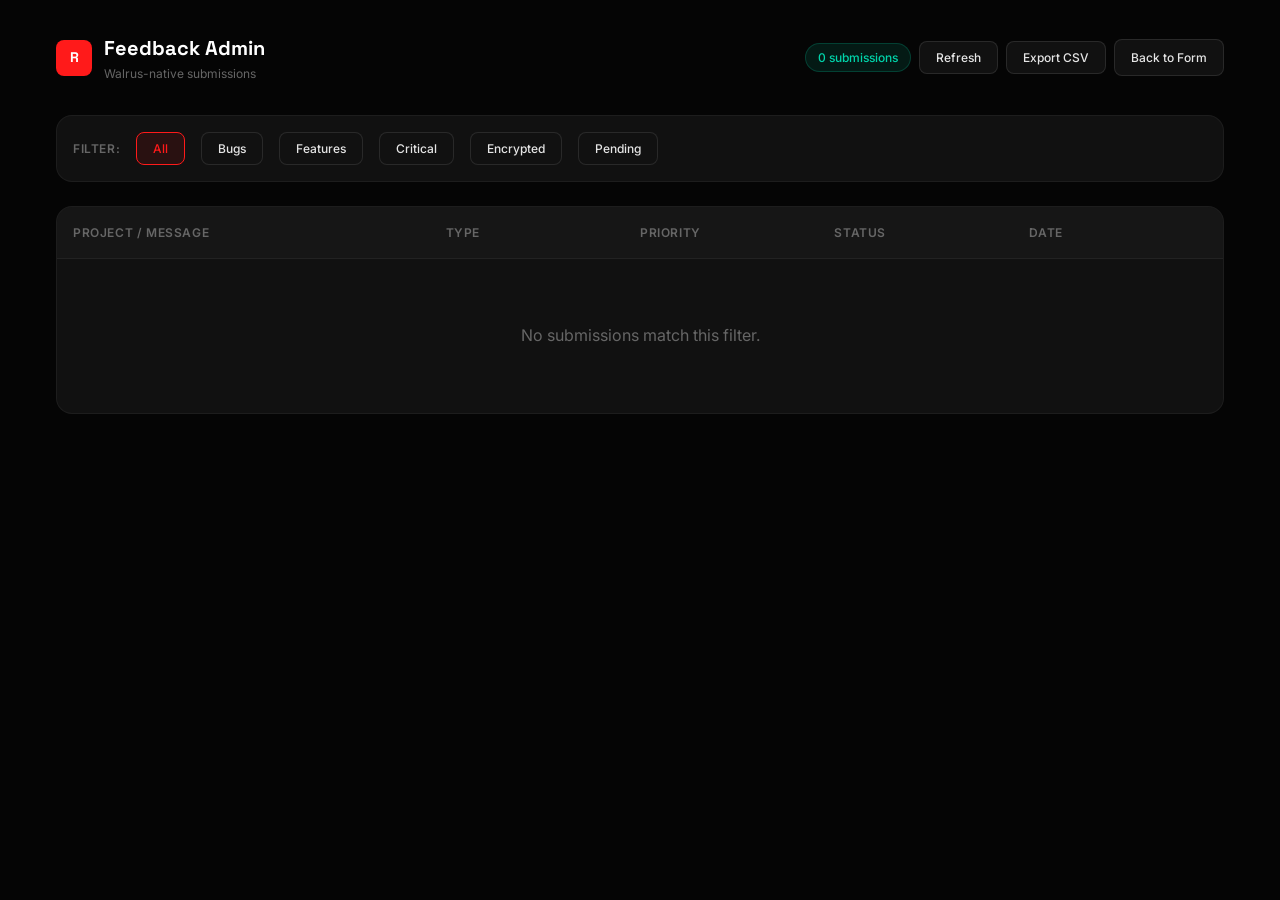
<file: public/admin.html>
<!DOCTYPE html>
<html lang="en">
<head>
  <meta charset="UTF-8">
  <meta name="viewport" content="width=device-width, initial-scale=1.0">
  <title>Admin — RIOT Feedback Portal</title>
  <link rel="stylesheet" href="style.css">
</head>
<body>
  <div style="max-width: 1200px; margin: 0 auto; padding: 2rem 1rem;">
    <div style="display: flex; justify-content: space-between; align-items: center; margin-bottom: 2rem; flex-wrap: wrap; gap: 1rem;">
      <div style="display: flex; align-items: center; gap: 0.75rem;">
        <div style="width: 36px; height: 36px; background: #FF1A1A; border-radius: 8px; display: flex; align-items: center; justify-content: center; font-family: 'Space Grotesk', sans-serif; font-weight: 700; color: white; font-size: 0.875rem;">R</div>
        <div>
          <h1 style="font-family: 'Space Grotesk', sans-serif; font-weight: 700; font-size: 1.25rem; color: white;">Feedback Admin</h1>
          <p style="font-size: 0.75rem; color: #666;">Walrus-native submissions</p>
        </div>
      </div>
      <div style="display: flex; gap: 0.5rem; align-items: center;">
        <span class="badge badge-cyan" id="countBadge">0 submissions</span>
        <button class="btn-secondary" onclick="loadSubmissions()">Refresh</button>
        <button class="btn-secondary" onclick="exportCSV()">Export CSV</button>
        <a href="index.html" class="btn-secondary" style="text-decoration: none;">Back to Form</a>
      </div>
    </div>

    <div class="card" style="padding: 1rem; margin-bottom: 1.5rem; display: flex; gap: 1rem; flex-wrap: wrap; align-items: center;">
      <span style="font-size: 0.75rem; color: #666; font-weight: 600; text-transform: uppercase; letter-spacing: 0.05em;">Filter:</span>
      <button class="btn-secondary filter-btn btn-active" data-filter="all">All</button>
      <button class="btn-secondary filter-btn" data-filter="bug">Bugs</button>
      <button class="btn-secondary filter-btn" data-filter="feature">Features</button>
      <button class="btn-secondary filter-btn" data-filter="critical">Critical</button>
      <button class="btn-secondary filter-btn" data-filter="encrypted">Encrypted</button>
      <button class="btn-secondary filter-btn" data-filter="pending">Pending</button>
    </div>

    <div class="card" style="overflow: hidden;">
      <div class="table-row table-header" style="background: rgba(255,255,255,0.02);">
        <div>Project / Message</div>
        <div>Type</div>
        <div>Priority</div>
        <div>Status</div>
        <div>Date</div>
      </div>
      <div id="submissionsList">
        <div class="empty-state">
          <p style="font-size: 2rem; margin-bottom: 0.5rem;">📭</p>
          <p>No submissions yet.</p>
          <p style="font-size: 0.75rem; margin-top: 0.5rem;">Submit your first feedback via the form.</p>
        </div>
      </div>
    </div>

    <div id="detailModal" style="display: none; position: fixed; inset: 0; background: rgba(0,0,0,0.8); z-index: 50; align-items: center; justify-content: center; padding: 1rem;">
      <div class="card" style="max-width: 600px; width: 100%; max-height: 80vh; overflow-y: auto; padding: 2rem; position: relative;">
        <button onclick="closeModal()" style="position: absolute; top: 1rem; right: 1rem; background: none; border: none; color: #666; font-size: 1.5rem; cursor: pointer;">×</button>
        <h2 style="font-family: 'Space Grotesk', sans-serif; font-weight: 700; color: white; margin-bottom: 1.5rem;">Submission Detail</h2>
        <div id="modalContent" style="display: grid; gap: 1rem;"></div>
      </div>
    </div>
  </div>

  <script src="app.js"></script>
  <script>
    document.addEventListener('DOMContentLoaded', () => {
      loadSubmissions();
      setupFilters();
    });
  </script>
</body>
</html>
</file>
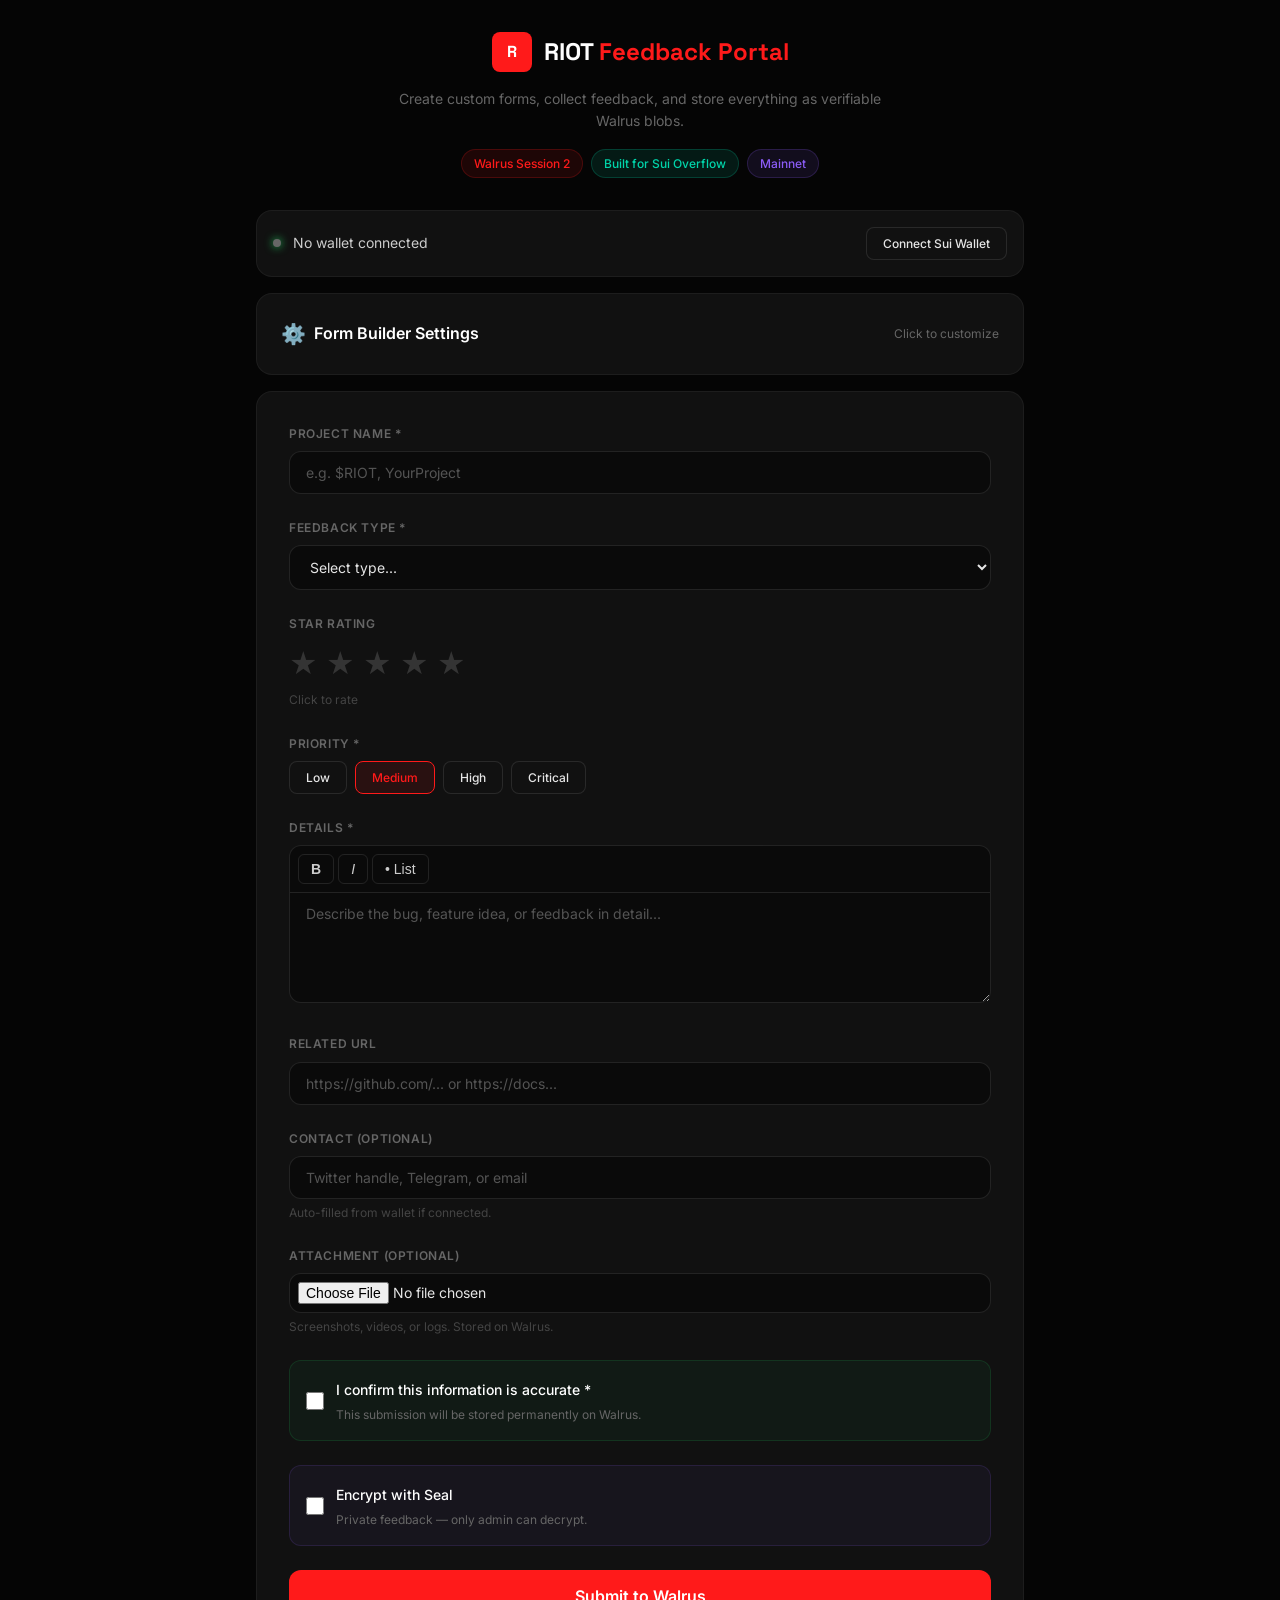
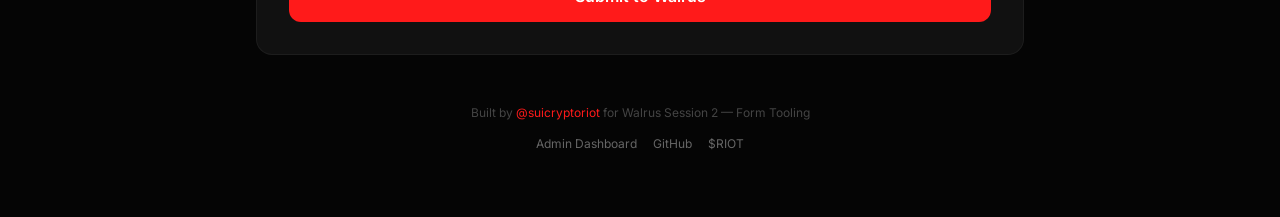
<file: public/index (1).html>
<!DOCTYPE html>
<html lang="en">
<head>
  <meta charset="UTF-8">
  <meta name="viewport" content="width=device-width, initial-scale=1.0">
  <title>RIOT Feedback Portal — Walrus-native Form Tool</title>
  <link rel="stylesheet" href="style.css">
</head>
<body>
  <div style="max-width: 800px; margin: 0 auto; padding: 2rem 1rem;">
    <div style="text-align: center; margin-bottom: 2rem;">
      <div style="display: inline-flex; align-items: center; gap: 0.75rem; margin-bottom: 1rem;">
        <div style="width: 40px; height: 40px; background: #FF1A1A; border-radius: 8px; display: flex; align-items: center; justify-content: center; font-family: 'Space Grotesk', sans-serif; font-weight: 700; color: white;">R</div>
        <span style="font-family: 'Space Grotesk', sans-serif; font-weight: 700; font-size: 1.5rem; color: white;">RIOT <span style="color: #FF1A1A;">Feedback Portal</span></span>
      </div>
      <p style="color: #666; font-size: 0.875rem; max-width: 500px; margin: 0 auto;">
        Create custom forms, collect feedback, and store everything as verifiable Walrus blobs.
      </p>
      <div style="margin-top: 1rem; display: flex; gap: 0.5rem; justify-content: center; flex-wrap: wrap;">
        <span class="badge badge-red">Walrus Session 2</span>
        <span class="badge badge-cyan">Built for Sui Overflow</span>
        <span class="badge badge-purple">Mainnet</span>
      </div>
    </div>

    <div class="card" style="padding: 1rem; margin-bottom: 1rem; display: flex; justify-content: space-between; align-items: center; flex-wrap: wrap; gap: 0.75rem;">
      <div style="display: flex; align-items: center; gap: 0.75rem;">
        <span style="width: 8px; height: 8px; border-radius: 50%; background: #22c55e; box-shadow: 0 0 8px #22c55e;" id="walletDot"></span>
        <span style="font-size: 0.875rem; color: #ccc;" id="walletStatus">No wallet connected</span>
      </div>
      <button type="button" class="btn-secondary" id="connectWalletBtn" onclick="connectWallet()">Connect Sui Wallet</button>
      <div id="walletInfo" style="display: none; align-items: center; gap: 0.75rem;">
        <code style="font-size: 0.75rem; color: #00D4AA;" id="walletAddress"></code>
        <button type="button" class="btn-secondary" style="font-size: 0.75rem; padding: 0.375rem 0.75rem;" onclick="disconnectWallet()">Disconnect</button>
      </div>
    </div>

    <details class="card" style="padding: 1.5rem; margin-bottom: 1rem; cursor: pointer;">
      <summary style="font-weight: 600; color: white; list-style: none; display: flex; align-items: center; gap: 0.5rem;">
        <span style="font-size: 1.25rem;">⚙️</span> Form Builder Settings
        <span style="margin-left: auto; font-size: 0.75rem; color: #666; font-weight: 400;">Click to customize</span>
      </summary>
      <div style="margin-top: 1.5rem; display: grid; gap: 1rem;">
        <div>
          <label style="font-size: 0.75rem; text-transform: uppercase; color: #666; font-weight: 600;">Form Title</label>
          <input type="text" id="formTitle" placeholder="e.g. $RIOT Beta Feedback" value="$RIOT Feedback" style="margin-top: 0.5rem;">
        </div>
        <div>
          <label style="font-size: 0.75rem; text-transform: uppercase; color: #666; font-weight: 600; margin-bottom: 0.5rem; display: block;">Enabled Fields</label>
          <div style="display: flex; gap: 1rem; flex-wrap: wrap;">
            <label class="field-toggle"><input type="checkbox" checked disabled> Project Name</label>
            <label class="field-toggle"><input type="checkbox" checked id="toggleType"> Feedback Type</label>
            <label class="field-toggle"><input type="checkbox" checked id="toggleRating"> Star Rating</label>
            <label class="field-toggle"><input type="checkbox" checked id="togglePriority"> Priority</label>
            <label class="field-toggle"><input type="checkbox" checked id="toggleMessage"> Details</label>
            <label class="field-toggle"><input type="checkbox" checked id="toggleUrl"> URL Link</label>
            <label class="field-toggle"><input type="checkbox" checked id="toggleFile"> Attachment</label>
            <label class="field-toggle"><input type="checkbox" checked id="toggleEncrypt"> Seal Encrypt</label>
          </div>
        </div>
        <button type="button" class="btn-secondary" style="width: fit-content;" onclick="generateShareableLink()">🔗 Generate Shareable Link</button>
        <div id="shareableLinkArea" style="display: none;">
          <code style="display: block; padding: 0.75rem; background: #0A0A0A; border-radius: 0.5rem; font-size: 0.75rem; color: #00D4AA; word-break: break-all;" id="shareableLink"></code>
          <p style="font-size: 0.75rem; color: #666; margin-top: 0.5rem;">Anyone with this link can submit to this form.</p>
        </div>
      </div>
    </details>

    <form id="feedbackForm" class="card" style="padding: 2rem;">
      <div style="display: grid; gap: 1.5rem;">
        <div>
          <label style="display: block; font-size: 0.75rem; text-transform: uppercase; letter-spacing: 0.05em; color: #666; margin-bottom: 0.5rem; font-weight: 600;">Project Name *</label>
          <input type="text" name="project" placeholder="e.g. $RIOT, YourProject" required>
        </div>
        <div id="fieldType">
          <label style="display: block; font-size: 0.75rem; text-transform: uppercase; letter-spacing: 0.05em; color: #666; margin-bottom: 0.5rem; font-weight: 600;">Feedback Type *</label>
          <select name="type" required>
            <option value="" disabled selected>Select type...</option>
            <option value="bug">🐛 Bug Report</option>
            <option value="feature">✨ Feature Request</option>
            <option value="ux">🎨 UX / Design</option>
            <option value="docs">📚 Documentation</option>
            <option value="general">💬 General Feedback</option>
          </select>
        </div>
        <div id="fieldRating">
          <label style="display: block; font-size: 0.75rem; text-transform: uppercase; letter-spacing: 0.05em; color: #666; margin-bottom: 0.5rem; font-weight: 600;">Star Rating</label>
          <div class="star-rating" id="starRating">
            <span data-value="1">★</span>
            <span data-value="2">★</span>
            <span data-value="3">★</span>
            <span data-value="4">★</span>
            <span data-value="5">★</span>
          </div>
          <input type="hidden" name="rating" id="ratingInput" value="0">
          <p style="font-size: 0.75rem; color: #444; margin-top: 0.25rem;" id="ratingLabel">Click to rate</p>
        </div>
        <div id="fieldPriority">
          <label style="display: block; font-size: 0.75rem; text-transform: uppercase; letter-spacing: 0.05em; color: #666; margin-bottom: 0.5rem; font-weight: 600;">Priority *</label>
          <div style="display: flex; gap: 0.5rem; flex-wrap: wrap;">
            <button type="button" class="btn-secondary priority-btn" data-value="low">Low</button>
            <button type="button" class="btn-secondary priority-btn btn-active" data-value="medium">Medium</button>
            <button type="button" class="btn-secondary priority-btn" data-value="high">High</button>
            <button type="button" class="btn-secondary priority-btn" data-value="critical">Critical</button>
          </div>
          <input type="hidden" name="priority" id="priorityInput" value="medium">
        </div>
        <div id="fieldMessage">
          <label style="display: block; font-size: 0.75rem; text-transform: uppercase; letter-spacing: 0.05em; color: #666; margin-bottom: 0.5rem; font-weight: 600;">Details *</label>
          <div class="rich-toolbar">
            <button type="button" onclick="formatText('bold')" title="Bold"><b>B</b></button>
            <button type="button" onclick="formatText('italic')" title="Italic"><i>I</i></button>
            <button type="button" onclick="formatText('bullet')" title="Bullet List">• List</button>
          </div>
          <textarea name="message" id="messageArea" rows="5" placeholder="Describe the bug, feature idea, or feedback in detail..." required></textarea>
        </div>
        <div id="fieldUrl">
          <label style="display: block; font-size: 0.75rem; text-transform: uppercase; letter-spacing: 0.05em; color: #666; margin-bottom: 0.5rem; font-weight: 600;">Related URL</label>
          <input type="url" name="url" placeholder="https://github.com/... or https://docs...">
        </div>
        <div>
          <label style="display: block; font-size: 0.75rem; text-transform: uppercase; letter-spacing: 0.05em; color: #666; margin-bottom: 0.5rem; font-weight: 600;">Contact (optional)</label>
          <input type="text" name="contact" id="contactInput" placeholder="Twitter handle, Telegram, or email">
          <p style="font-size: 0.75rem; color: #444; margin-top: 0.25rem;">Auto-filled from wallet if connected.</p>
        </div>
        <div id="fieldFile">
          <label style="display: block; font-size: 0.75rem; text-transform: uppercase; letter-spacing: 0.05em; color: #666; margin-bottom: 0.5rem; font-weight: 600;">Attachment (optional)</label>
          <input type="file" name="attachment" id="fileInput" style="padding: 0.5rem;">
          <p style="font-size: 0.75rem; color: #444; margin-top: 0.25rem;">Screenshots, videos, or logs. Stored on Walrus.</p>
        </div>
        <div style="display: flex; align-items: center; gap: 0.75rem; padding: 1rem; background: rgba(34, 197, 94, 0.05); border: 1px solid rgba(34, 197, 94, 0.15); border-radius: 0.75rem;">
          <input type="checkbox" name="confirm" id="confirmCheck" required style="width: 18px; height: 18px; accent-color: #22c55e; cursor: pointer;">
          <div>
            <label for="confirmCheck" style="font-size: 0.875rem; font-weight: 500; color: white; cursor: pointer;">I confirm this information is accurate *</label>
            <p style="font-size: 0.75rem; color: #666; margin-top: 0.125rem;">This submission will be stored permanently on Walrus.</p>
          </div>
        </div>
        <div id="fieldEncrypt" style="display: flex; align-items: center; gap: 0.75rem; padding: 1rem; background: rgba(139, 92, 246, 0.05); border: 1px solid rgba(139, 92, 246, 0.15); border-radius: 0.75rem;">
          <input type="checkbox" name="encrypt" id="encryptCheck" style="width: 18px; height: 18px; accent-color: #8B5CF6; cursor: pointer;">
          <div>
            <label for="encryptCheck" style="font-size: 0.875rem; font-weight: 500; color: white; cursor: pointer;">Encrypt with Seal</label>
            <p style="font-size: 0.75rem; color: #666; margin-top: 0.125rem;">Private feedback — only admin can decrypt.</p>
          </div>
        </div>
        <button type="submit" class="btn-primary" style="width: 100%; font-size: 1rem; padding: 1rem;">
          <span id="btnText">Submit to Walrus</span>
        </button>
        <div id="statusArea" style="display: none; text-align: center; padding: 1rem; border-radius: 0.75rem; font-size: 0.875rem;"></div>
        <div id="resultArea" style="display: none;">
          <div style="padding: 1rem; background: rgba(0, 212, 170, 0.05); border: 1px solid rgba(0, 212, 170, 0.2); border-radius: 0.75rem;">
            <div style="display: flex; align-items: center; gap: 0.5rem; margin-bottom: 0.5rem;">
              <span style="width: 8px; height: 8px; border-radius: 50%; background: #00D4AA; box-shadow: 0 0 8px #00D4AA;"></span>
              <span style="font-size: 0.75rem; text-transform: uppercase; letter-spacing: 0.05em; color: #00D4AA; font-weight: 600;">Stored on Walrus Mainnet</span>
            </div>
            <p style="font-size: 0.875rem; color: #ccc; margin-bottom: 0.5rem;">Your feedback has been stored as a verifiable blob.</p>
            <code id="blobIdDisplay" style="display: block; padding: 0.75rem; background: #0A0A0A; border-radius: 0.5rem; font-size: 0.75rem; color: #00D4AA; font-family: monospace; word-break: break-all;"></code>
            <div style="margin-top: 0.75rem; display: flex; gap: 0.5rem; flex-wrap: wrap;">
              <a id="walrusLink" href="#" target="_blank" class="badge badge-cyan" style="text-decoration: none;">View on Walrus</a>
              <span id="txSignature" style="font-size: 0.75rem; color: #666;"></span>
            </div>
          </div>
        </div>
      </div>
    </form>

    <div style="text-align: center; margin-top: 3rem; padding-bottom: 2rem;">
      <p style="font-size: 0.75rem; color: #444;">
        Built by <a href="https://x.com/suicryptoriot" target="_blank" style="color: #FF1A1A; text-decoration: none;">@suicryptoriot</a> for Walrus Session 2 — Form Tooling
      </p>
      <div style="display: flex; gap: 1rem; justify-content: center; margin-top: 0.75rem;">
        <a href="admin.html" style="font-size: 0.75rem; color: #666; text-decoration: none;">Admin Dashboard</a>
        <a href="https://github.com/cryptoriot666/riot-feedback-portal" target="_blank" style="font-size: 0.75rem; color: #666; text-decoration: none;">GitHub</a>
        <a href="https://theriot.vercel.app" target="_blank" style="font-size: 0.75rem; color: #666; text-decoration: none;">$RIOT</a>
      </div>
    </div>
  </div>

  <script src="app.js"></script>
</body>
</html>
</file>
<file: public/style.css>
@import url('https://fonts.googleapis.com/css2?family=Inter:wght@300;400;500;600;700&family=Space+Grotesk:wght@400;600;700&display=swap');

:root {
  --riot-black: #050505;
  --riot-dark: #0A0A0A;
  --riot-card: #111111;
  --riot-red: #FF1A1A;
  --riot-red-dim: #8B0000;
  --riot-gray: #666666;
  --riot-light: #E5E5E5;
  --riot-cyan: #00D4AA;
  --riot-purple: #8B5CF6;
}

* { margin: 0; padding: 0; box-sizing: border-box; }

body {
  background-color: var(--riot-black);
  color: var(--riot-light);
  font-family: 'Inter', sans-serif;
  min-height: 100vh;
  line-height: 1.6;
}

.font-display { font-family: 'Space Grotesk', sans-serif; }

.gradient-text {
  background: linear-gradient(135deg, #FF1A1A 0%, #FF6347 50%, #8B0000 100%);
  -webkit-background-clip: text;
  -webkit-text-fill-color: transparent;
  background-clip: text;
}

.glow-red {
  box-shadow: 0 0 20px rgba(255, 26, 26, 0.3);
}

.card {
  background: var(--riot-card);
  border: 1px solid rgba(255, 255, 255, 0.05);
  border-radius: 1rem;
  transition: all 0.3s ease;
}

.card:hover {
  border-color: rgba(255, 26, 26, 0.3);
  transform: translateY(-2px);
}

input, select, textarea {
  background: var(--riot-dark);
  border: 1px solid rgba(255, 255, 255, 0.1);
  border-radius: 0.75rem;
  padding: 0.75rem 1rem;
  color: var(--riot-light);
  font-family: 'Inter', sans-serif;
  font-size: 0.875rem;
  width: 100%;
  transition: border-color 0.2s;
}

input:focus, select:focus, textarea:focus {
  outline: none;
  border-color: var(--riot-red);
}

input::placeholder, textarea::placeholder {
  color: rgba(255, 255, 255, 0.3);
}

.btn-primary {
  background: var(--riot-red);
  color: white;
  font-weight: 600;
  padding: 0.875rem 1.5rem;
  border-radius: 0.75rem;
  border: none;
  cursor: pointer;
  transition: all 0.2s;
  font-family: 'Inter', sans-serif;
  font-size: 0.875rem;
}

.btn-primary:hover {
  background: #cc1515;
  box-shadow: 0 0 20px rgba(255, 26, 26, 0.3);
}

.btn-secondary {
  background: var(--riot-card);
  color: var(--riot-light);
  font-weight: 500;
  padding: 0.5rem 1rem;
  border-radius: 0.5rem;
  border: 1px solid rgba(255, 255, 255, 0.1);
  cursor: pointer;
  transition: all 0.2s;
  font-family: 'Inter', sans-serif;
  font-size: 0.75rem;
}

.btn-secondary:hover {
  border-color: var(--riot-red);
  color: var(--riot-red);
}

.btn-active {
  border-color: var(--riot-red);
  color: var(--riot-red);
  background: rgba(255, 26, 26, 0.1);
}

.badge {
  display: inline-flex;
  align-items: center;
  gap: 0.375rem;
  padding: 0.25rem 0.75rem;
  border-radius: 9999px;
  font-size: 0.75rem;
  font-weight: 500;
}

.badge-red {
  background: rgba(255, 26, 26, 0.1);
  border: 1px solid rgba(255, 26, 26, 0.2);
  color: var(--riot-red);
}

.badge-cyan {
  background: rgba(0, 212, 170, 0.1);
  border: 1px solid rgba(0, 212, 170, 0.2);
  color: var(--riot-cyan);
}

.badge-purple {
  background: rgba(139, 92, 246, 0.1);
  border: 1px solid rgba(139, 92, 246, 0.2);
  color: var(--riot-purple);
}

.status-dot {
  width: 6px;
  height: 6px;
  border-radius: 50%;
  display: inline-block;
}

.status-dot.green { background: #22c55e; box-shadow: 0 0 6px #22c55e; }
.status-dot.yellow { background: #eab308; }
.status-dot.red { background: var(--riot-red); }

.table-row {
  display: grid;
  grid-template-columns: 2fr 1fr 1fr 1fr 1fr;
  gap: 1rem;
  padding: 1rem;
  border-bottom: 1px solid rgba(255, 255, 255, 0.05);
  align-items: center;
  font-size: 0.875rem;
}

.table-row:hover {
  background: rgba(255, 255, 255, 0.02);
}

.table-header {
  font-size: 0.75rem;
  text-transform: uppercase;
  letter-spacing: 0.05em;
  color: var(--riot-gray);
  font-weight: 600;
}

.empty-state {
  text-align: center;
  padding: 4rem 2rem;
  color: var(--riot-gray);
}

.spinner {
  width: 20px;
  height: 20px;
  border: 2px solid rgba(255, 255, 255, 0.1);
  border-top-color: var(--riot-red);
  border-radius: 50%;
  animation: spin 0.8s linear infinite;
  display: inline-block;
  margin-right: 0.5rem;
  vertical-align: middle;
}

@keyframes spin {
  to { transform: rotate(360deg); }
}

.toast {
  position: fixed;
  bottom: 2rem;
  right: 2rem;
  padding: 1rem 1.5rem;
  border-radius: 0.75rem;
  font-size: 0.875rem;
  font-weight: 500;
  z-index: 50;
  animation: slideIn 0.3s ease;
}

.toast.success {
  background: rgba(34, 197, 94, 0.1);
  border: 1px solid rgba(34, 197, 94, 0.3);
  color: #22c55e;
}

.toast.error {
  background: rgba(255, 26, 26, 0.1);
  border: 1px solid rgba(255, 26, 26, 0.3);
  color: var(--riot-red);
}

@keyframes slideIn {
  from { transform: translateX(100%); opacity: 0; }
  to { transform: translateX(0); opacity: 1; }
}

@media (max-width: 768px) {
  .table-row {
    grid-template-columns: 1fr;
    gap: 0.5rem;
  }
  .table-header { display: none; }
}

/* ===== NEW ADDITIONS ===== */

/* Star Rating */
.star-rating {
  display: flex;
  gap: 0.5rem;
  font-size: 1.75rem;
  cursor: pointer;
}

.star-rating span {
  color: rgba(255, 255, 255, 0.15);
  transition: all 0.2s;
  user-select: none;
}

.star-rating span:hover,
.star-rating span.active {
  color: #eab308;
  text-shadow: 0 0 12px rgba(234, 179, 8, 0.4);
  transform: scale(1.1);
}

.star-rating span:hover ~ span {
  color: rgba(255, 255, 255, 0.15);
}

/* Rich Text Toolbar */
.rich-toolbar {
  display: flex;
  gap: 0.25rem;
  padding: 0.5rem;
  background: #0A0A0A;
  border: 1px solid rgba(255, 255, 255, 0.1);
  border-bottom: none;
  border-radius: 0.75rem 0.75rem 0 0;
}

.rich-toolbar button {
  background: transparent;
  border: 1px solid rgba(255, 255, 255, 0.1);
  color: #ccc;
  padding: 0.375rem 0.75rem;
  border-radius: 0.375rem;
  cursor: pointer;
  font-size: 0.875rem;
  transition: all 0.2s;
}

.rich-toolbar button:hover {
  border-color: var(--riot-red);
  color: white;
  background: rgba(255, 26, 26, 0.1);
}

#messageArea {
  border-radius: 0 0 0.75rem 0.75rem;
}

/* Form Builder */
details.card summary {
  cursor: pointer;
  user-select: none;
}

details.card summary::-webkit-details-marker {
  display: none;
}

.field-toggle {
  display: flex;
  align-items: center;
  gap: 0.5rem;
  font-size: 0.875rem;
  color: #ccc;
  cursor: pointer;
}

.field-toggle input[type="checkbox"] {
  width: 16px;
  height: 16px;
  accent-color: var(--riot-red);
}

/* Scrollbar */
::-webkit-scrollbar {
  width: 8px;
}

::-webkit-scrollbar-track {
  background: #0A0A0A;
}

::-webkit-scrollbar-thumb {
  background: #333;
  border-radius: 4px;
}

::-webkit-scrollbar-thumb:hover {
  background: #444;
}
</file>
